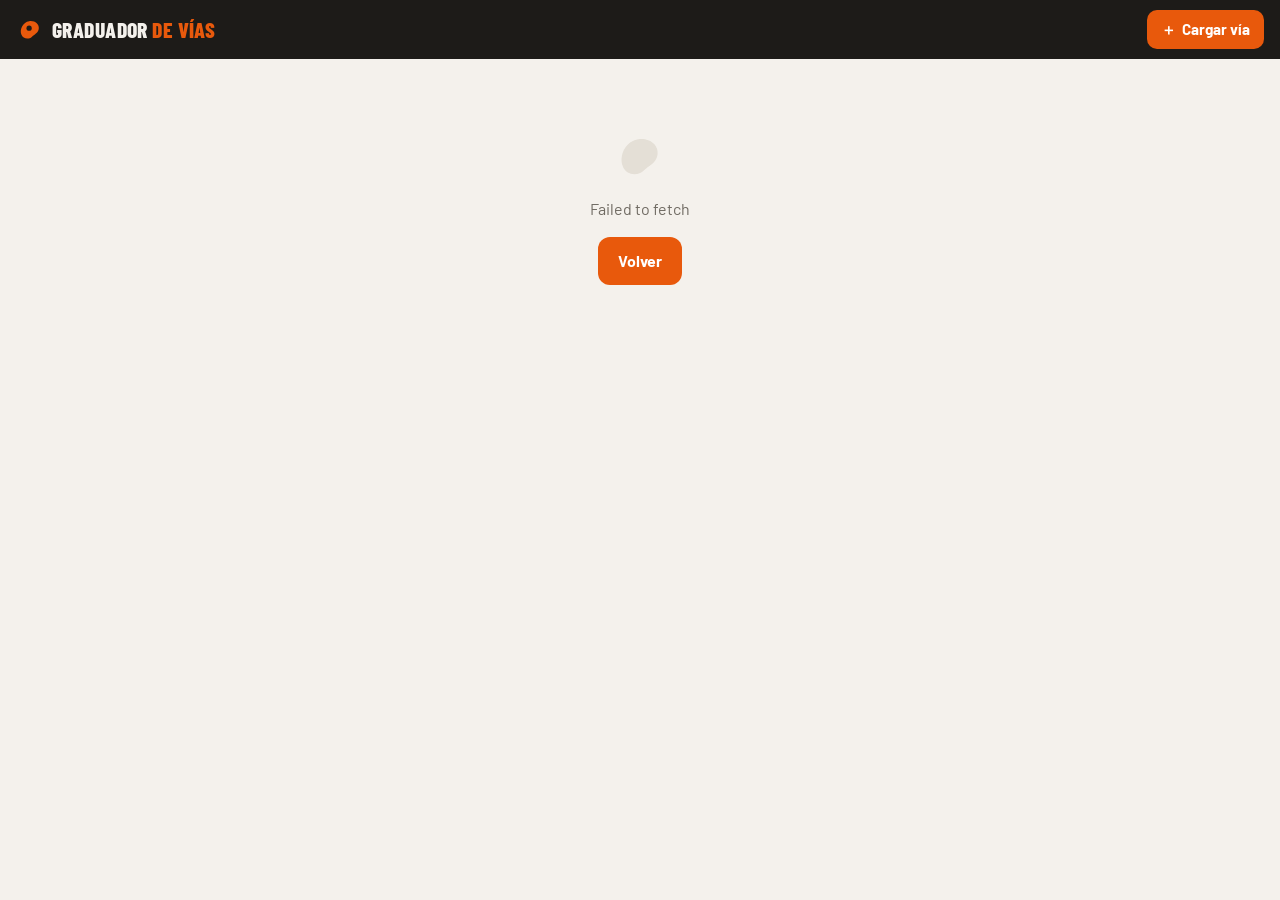
<file: index.html>
<!doctype html>
<html lang="es">
<head>
  <meta charset="utf-8">
  <meta name="viewport" content="width=device-width, initial-scale=1, viewport-fit=cover">
  <meta name="theme-color" content="#1d1b18">
  <title>Graduador de vías</title>
  <link rel="icon" href="data:image/svg+xml,%3Csvg xmlns='http://www.w3.org/2000/svg' viewBox='0 0 32 32'%3E%3Cpath d='M6 22c-2-6 2-14 9-15 6-1 12 3 11 9-1 5-5 6-8 9-3 3-10 3-12-3z' fill='%23e8590c'/%3E%3Ccircle cx='15' cy='15' r='3' fill='%23fff'/%3E%3C/svg%3E">
  <link rel="manifest" href="manifest.webmanifest">
  <link rel="apple-touch-icon" href="icons/apple-touch-icon.png">
  <meta name="apple-mobile-web-app-capable" content="yes">
  <meta name="apple-mobile-web-app-status-bar-style" content="black">
  <meta name="apple-mobile-web-app-title" content="Graduador">
  <!-- Adelanta la conexión con Google: los datos y las fotos vienen de ahí. -->
  <link rel="preconnect" href="https://script.google.com">
  <link rel="preconnect" href="https://script.googleusercontent.com">
  <link rel="preconnect" href="https://drive.google.com">
  <link rel="preconnect" href="https://fonts.googleapis.com">
  <link rel="preconnect" href="https://fonts.gstatic.com" crossorigin>
  <link href="https://fonts.googleapis.com/css2?family=Barlow+Condensed:wght@600;700;800&family=Barlow:wght@400;500;600;700&display=swap" rel="stylesheet">
  <link rel="stylesheet" href="style.css">
</head>
<body>
  <header class="barra-top">
    <a href="#/" class="logo">
      <svg viewBox="0 0 32 32" aria-hidden="true"><path d="M6 22c-2-6 2-14 9-15 6-1 12 3 11 9-1 5-5 6-8 9-3 3-10 3-12-3z"/><circle cx="15" cy="15" r="3"/></svg>
      <span>Graduador <em>de vías</em></span>
    </a>
    <a href="#/nueva" class="boton boton-chico"><span aria-hidden="true">＋</span> Cargar vía</a>
  </header>
  <div id="instalar" class="instalar" hidden>
    <img src="icons/icon-192.png" alt="" width="40" height="40">
    <p class="instalar-texto"></p>
    <button type="button" class="boton boton-chico" id="btn-instalar" hidden>Instalar</button>
    <button type="button" class="instalar-cerrar" id="btn-cerrar-instalar" aria-label="Cerrar">×</button>
  </div>
  <main id="app"></main>
  <dialog id="visor" class="visor" aria-label="Foto de la vía">
    <img alt="Inicio de la vía">
    <button type="button" class="visor-cerrar" aria-label="Cerrar">×</button>
  </dialog>
  <div id="toast" class="toast" role="status" hidden></div>

  <template id="t-lista">
    <section class="intro">
      <h1>Vías del gimnasio</h1>
      <p class="contador"></p>
    </section>
    <div class="buscador">
      <svg viewBox="0 0 24 24" aria-hidden="true"><circle cx="11" cy="11" r="7"/><path d="m20 20-4-4"/></svg>
      <input id="buscar" type="search" placeholder="Buscar por nombre, sector, color o grado" aria-label="Buscar">
    </div>
    <div class="filtros" id="filtros" role="group" aria-label="Filtrar por sector"></div>
    <ul id="vias" class="grilla"></ul>
  </template>

  <template id="t-nueva">
    <a href="#/" class="volver">← Volver</a>
    <h1>Cargar vía</h1>
    <form id="form-via" class="form">
      <label class="foto-drop">
        <input name="foto" type="file" accept="image/*" capture="environment">
        <img id="preview" hidden alt="">
        <span class="foto-texto">
          <svg viewBox="0 0 24 24" aria-hidden="true"><path d="M4 8h3l2-3h6l2 3h3v11H4z"/><circle cx="12" cy="13" r="3.5"/></svg>
          <b>Sacá una foto del inicio</b>
          <small>Que se vean las presas de salida</small>
        </span>
      </label>
      <label>Nombre<input name="nombre" required maxlength="80" placeholder="Ej: La amarilla del techo"></label>
      <div class="campo">
        <span class="etiqueta">Color de presas</span>
        <div class="muestras" id="muestras"></div>
        <input name="color" maxlength="30" placeholder="U otro color…" aria-label="Color de presas">
      </div>
      <label>Sector<select name="sector" required></select></label>
      <label>Grado marcado<select name="grado" required></select></label>
      <label><span>Armada por <small>(opcional)</small></span><input name="armador" maxlength="60" list="armadores" placeholder="Quién la armó" autocomplete="off"></label>
      <datalist id="armadores"></datalist>
      <label>Descripción<textarea name="descripcion" rows="3" maxlength="1000" placeholder="Por dónde arranca, qué presas valen, etc."></textarea></label>
      <p class="error" id="error"></p>
      <button type="submit" class="boton boton-grande">Guardar vía</button>
    </form>
  </template>

  <template id="t-via">
    <article class="detalle">
      <div class="hero">
        <img class="hero-foto" hidden alt="Inicio de la vía">
        <a href="#/" class="hero-volver" aria-label="Volver">←</a>
        <button type="button" class="hero-ampliar" hidden aria-label="Ver la foto completa">
          <svg viewBox="0 0 24 24" aria-hidden="true"><path d="M4 9V4h5M20 9V4h-5M4 15v5h5M20 15v5h-5"/></svg>
        </button>
        <div class="hero-texto">
          <span class="pill-desmontada" hidden>Desmontada</span>
          <h1 class="nombre"></h1>
          <p class="meta"></p>
          <p class="armado"></p>
        </div>
        <span class="grado grado-hero"></span>
      </div>

      <p class="puntaje" hidden></p>
      <p class="descripcion"></p>
      <section class="consenso"></section>

      <div class="cta">
        <button class="boton boton-grande" id="btn-encadene">✔ La encadené</button>
      </div>

      <form id="form-encadene" class="form tarjeta-form" hidden>
        <h2>¡Bien ahí! Contanos</h2>
        <label>Tu nombre<input name="escalador" required maxlength="60" autocomplete="nickname"></label>
        <div class="campo">
          <span class="etiqueta">¿Cómo la encadenaste?</span>
          <div class="segmentado">
            <label><input type="radio" name="estilo" value="top" required><span>De top</span></label>
            <label><input type="radio" name="estilo" value="primero"><span>De primero</span></label>
          </div>
        </div>
        <div class="campo">
          <span class="etiqueta">¿Qué grado pensás que es?</span>
          <div class="chips-grado" id="chips-grado"></div>
          <select id="grado-otro" aria-label="Otro grado"></select>
        </div>
        <div class="campo">
          <span class="etiqueta"><span>¿Qué te pareció la vía? <small>(opcional)</small></span></span>
          <div class="estrellas-input" id="estrellas-input" role="group" aria-label="Puntaje de 1 a 5 estrellas"></div>
        </div>
        <label><span>Comentario <small>(opcional)</small></span><input name="comentario" maxlength="500" placeholder="Ej: el crux es mucho más duro que el resto"></label>
        <p class="error" id="error"></p>
        <div class="acciones">
          <button type="button" class="boton boton-secundario" id="btn-cancelar">Cancelar</button>
          <button type="submit" class="boton">Enviar opinión</button>
        </div>
      </form>

      <h2 class="titulo-seccion">Encadenes <span class="cuenta"></span></h2>
      <ul class="encadenes"></ul>
      <button class="link" id="btn-activa"></button>
    </article>
  </template>

  <script src="config.js"></script>
  <script src="grados.js"></script>
  <script src="app.js"></script>
</body>
</html>
</file>
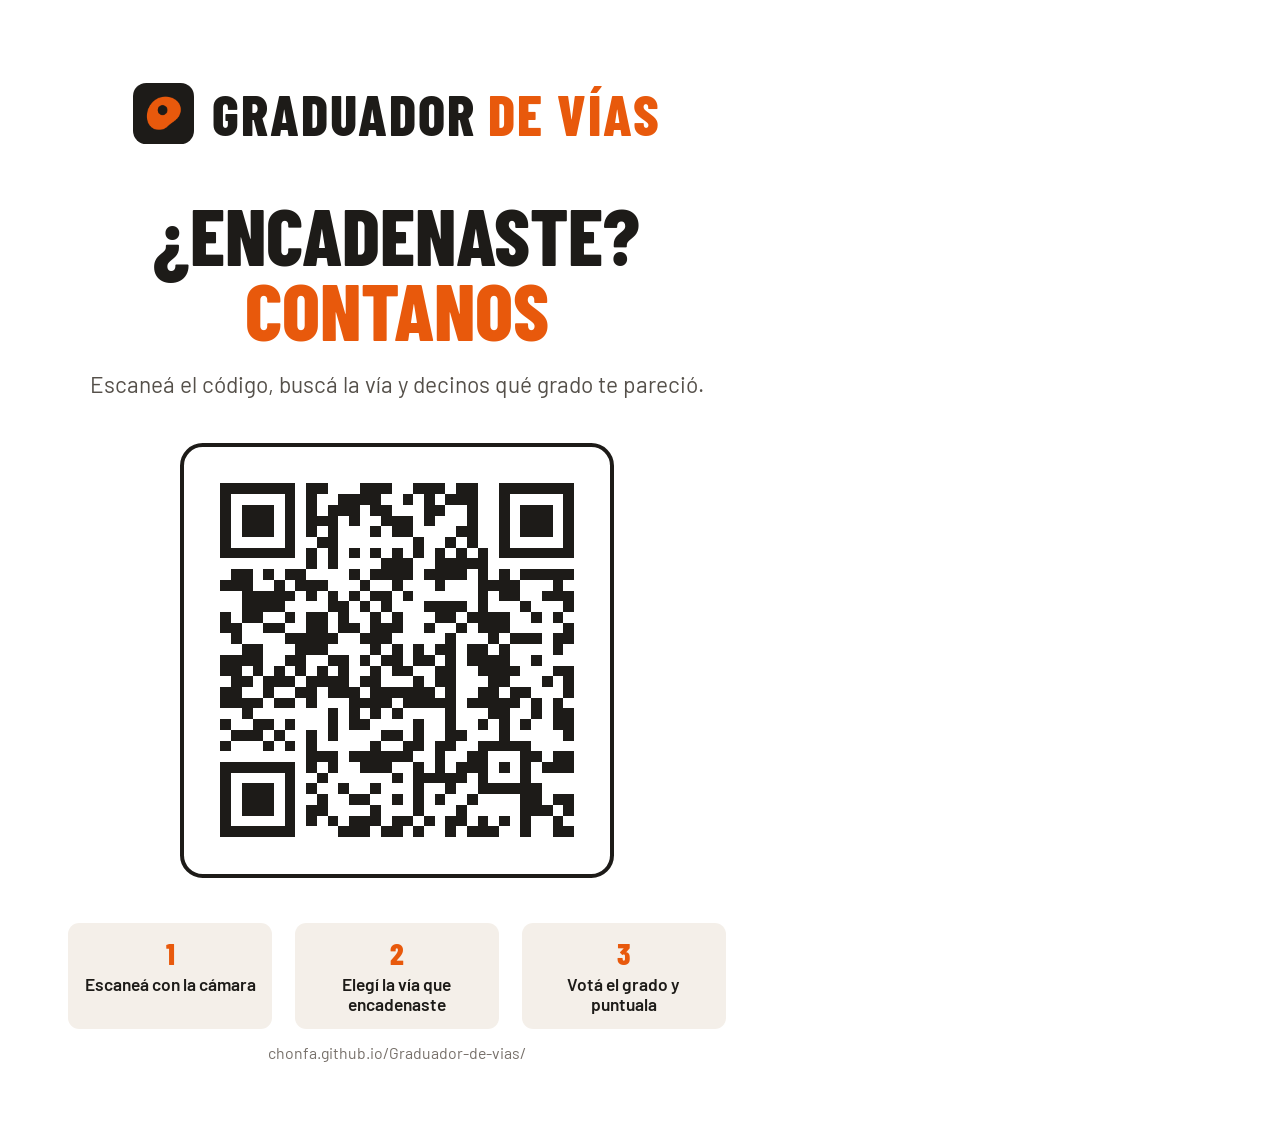
<file: cartel/cartel.html>
<!doctype html><html lang="es"><head><meta charset="utf-8">
<link href="https://fonts.googleapis.com/css2?family=Barlow+Condensed:wght@700;800&family=Barlow:wght@500;600&display=swap" rel="stylesheet">
<style>
@page{size:A4;margin:0}
*{box-sizing:border-box;margin:0}
body{width:210mm;height:297mm;font-family:Barlow,sans-serif;color:#1d1b18;background:#fff;display:flex;flex-direction:column;align-items:center;padding:22mm 18mm 16mm;text-align:center}
.marca{display:flex;align-items:center;gap:5mm;font:800 15mm/1 'Barlow Condensed';text-transform:uppercase;letter-spacing:.5mm}
.marca img{width:16mm;height:16mm;border-radius:3.5mm}
.marca em{font-style:normal;color:#e8590c}
h1{font:800 21mm/0.95 'Barlow Condensed';margin-top:14mm;text-transform:uppercase}
h1 span{color:#e8590c}
.sub{font-size:6mm;margin-top:6mm;color:#55504a;max-width:170mm}
.qr{margin-top:12mm;width:115mm;height:115mm;padding:4mm;border:1.2mm solid #1d1b18;border-radius:6mm}
.qr svg{width:100%;height:100%;display:block}
.pasos{display:flex;gap:6mm;margin-top:12mm;font-size:4.6mm;font-weight:600}
.pasos div{flex:1;background:#f4efe9;border-radius:3mm;padding:4mm}
.pasos b{display:block;font:800 8mm/1 'Barlow Condensed';color:#e8590c;margin-bottom:1.5mm}
.url{margin-top:auto;font-size:4.2mm;color:#77706a}
</style></head><body>
<div class="marca"><img src="[data-uri]" alt=""><span>Graduador <em>de vías</em></span></div>
<h1>¿Encadenaste? <span>Contanos</span></h1>
<p class="sub">Escaneá el código, buscá la vía y decinos qué grado te pareció.</p>
<div class="qr"><svg xmlns="http://www.w3.org/2000/svg" viewBox="0 0 37 37" shape-rendering="crispEdges"><path fill="#ffffff" d="M0 0h37v37H0z"/><path stroke="#1d1b18" d="M2 2.5h7m1 0h2m3 0h3m2 0h3m1 0h2m2 0h7M2 3.5h1m5 0h1m1 0h1m2 0h4m2 0h1m1 0h1m1 0h3m2 0h1m5 0h1M2 4.5h1m1 0h3m1 0h1m1 0h1m1 0h3m1 0h2m3 0h2m2 0h1m2 0h1m1 0h3m1 0h1M2 5.5h1m1 0h3m1 0h1m1 0h3m1 0h1m2 0h3m1 0h1m3 0h1m2 0h1m1 0h3m1 0h1M2 6.5h1m1 0h3m1 0h1m1 0h1m1 0h1m3 0h1m1 0h2m4 0h2m2 0h1m1 0h3m1 0h1M2 7.5h1m5 0h1m2 0h2m7 0h1m2 0h1m1 0h1m2 0h1m5 0h1M2 8.5h7m1 0h1m1 0h1m1 0h1m1 0h1m1 0h1m1 0h1m1 0h1m1 0h1m1 0h1m1 0h7M10 9.5h1m1 0h1m4 0h3m2 0h5M3 10.5h2m1 0h1m1 0h2m4 0h1m1 0h4m1 0h4m1 0h1m1 0h1m1 0h5M2 11.5h3m2 0h1m1 0h3m3 0h1m2 0h1m3 0h1m3 0h4m3 0h1M4 12.5h5m1 0h1m1 0h1m1 0h1m1 0h2m1 0h1m6 0h1m1 0h2m2 0h3M4 13.5h4m4 0h2m1 0h1m1 0h1m3 0h4m1 0h1m3 0h1m3 0h1M2 14.5h1m1 0h2m2 0h1m1 0h2m1 0h1m2 0h1m1 0h1m3 0h2m1 0h4m2 0h1m1 0h1M2 15.5h2m2 0h2m2 0h2m1 0h2m1 0h3m2 0h1m2 0h1m1 0h3m5 0h1M3 16.5h1m4 0h5m2 0h3m5 0h1m3 0h1m1 0h3m1 0h2M4 17.5h2m3 0h3m4 0h1m1 0h1m1 0h1m1 0h2m1 0h2m1 0h1m4 0h1M2 18.5h4m2 0h2m2 0h2m1 0h1m1 0h2m1 0h2m1 0h1m1 0h4m2 0h1M2 19.5h2m1 0h1m1 0h1m1 0h1m1 0h1m1 0h1m2 0h1m1 0h2m2 0h2m2 0h4m3 0h2M3 20.5h2m1 0h3m1 0h4m1 0h2m3 0h1m1 0h2m3 0h2m3 0h1m1 0h1M2 21.5h2m2 0h1m2 0h2m1 0h3m1 0h6m1 0h1m2 0h2m1 0h2m3 0h1M2 22.5h4m1 0h2m1 0h1m3 0h4m1 0h5m1 0h5m1 0h1m1 0h1M4 23.5h1m7 0h1m1 0h1m1 0h1m1 0h1m4 0h1m3 0h2m2 0h1m1 0h2M2 24.5h1m2 0h2m1 0h1m3 0h1m1 0h2m4 0h1m2 0h1m2 0h1m1 0h1m1 0h1m2 0h2M3 25.5h3m1 0h1m2 0h1m1 0h1m4 0h2m1 0h1m2 0h2m3 0h1m5 0h1M2 26.5h1m3 0h1m1 0h1m1 0h1m5 0h1m2 0h2m1 0h2m2 0h5M10 27.5h3m1 0h6m2 0h1m2 0h2m3 0h2m1 0h2M2 28.5h7m1 0h1m1 0h1m2 0h3m2 0h1m1 0h1m1 0h3m1 0h1m1 0h1m1 0h3M2 29.5h1m5 0h1m2 0h1m6 0h1m1 0h5m1 0h1m3 0h1M2 30.5h1m1 0h3m1 0h1m1 0h1m2 0h1m2 0h1m3 0h1m2 0h1m2 0h6M2 31.5h1m1 0h3m1 0h1m2 0h1m2 0h2m2 0h1m1 0h1m1 0h1m2 0h1m4 0h2m1 0h2M2 32.5h1m1 0h3m1 0h1m1 0h2m4 0h1m3 0h1m3 0h1m5 0h3m1 0h1M2 33.5h1m5 0h1m1 0h1m1 0h1m1 0h3m1 0h2m1 0h1m1 0h2m1 0h1m1 0h1m1 0h1m2 0h1M2 34.5h7m4 0h3m1 0h2m1 0h1m2 0h1m1 0h3m2 0h1m2 0h2"/></svg>
</div>
<div class="pasos"><div><b>1</b>Escaneá con la cámara</div><div><b>2</b>Elegí la vía que encadenaste</div><div><b>3</b>Votá el grado y puntuala</div></div>
<p class="url">chonfa.github.io/Graduador-de-vias/</p>
</body></html>
</file>
<file: style.css>
:root {
  --bg: #f4f1ec;
  --card: #ffffff;
  --text: #1d1b18;
  --muted: #6f6a62;
  --border: #e4dfd6;
  --soft: #ebe6de;
  --accent: #e8590c;
  --accent-text: #ffffff;
  --blanda: #2b8a3e;
  --justa: #1971c2;
  --dura: #c92a2a;
  --sombra: 0 1px 2px rgb(29 27 24 / .06), 0 4px 16px rgb(29 27 24 / .06);
  --radio: 16px;
  --display: 'Barlow Condensed', system-ui, sans-serif;
  color-scheme: light dark;
}
@media (prefers-color-scheme: dark) {
  :root {
    --bg: #141311;
    --card: #1f1d1a;
    --text: #f1ede6;
    --muted: #a29c92;
    --border: #34312c;
    --soft: #2a2824;
    --blanda: #51cf66;
    --justa: #4dabf7;
    --dura: #ff6b6b;
    --sombra: 0 1px 2px rgb(0 0 0 / .3), 0 4px 16px rgb(0 0 0 / .25);
  }
}

* { box-sizing: border-box; }
[hidden] { display: none !important; }
body {
  margin: 0;
  font: 16px/1.5 Barlow, system-ui, sans-serif;
  background: var(--bg);
  color: var(--text);
  -webkit-font-smoothing: antialiased;
}
h1, h2 { font-family: var(--display); line-height: 1.05; letter-spacing: .01em; }
h1 { font-size: 2.1rem; font-weight: 800; margin: 0; text-transform: uppercase; }
h2 { font-size: 1.4rem; font-weight: 700; margin: 0 0 12px; }
main { max-width: 860px; margin: 0 auto; padding: 20px 16px 96px; }
svg { fill: none; stroke: currentColor; stroke-width: 2; stroke-linecap: round; stroke-linejoin: round; }

/* Barra superior */
.barra-top {
  position: sticky; top: 0; z-index: 10;
  display: flex; justify-content: space-between; align-items: center;
  padding: 10px 16px;
  background: #1d1b18; color: #f4f1ec;
}
.logo { display: flex; align-items: center; gap: 8px; color: inherit; text-decoration: none; font-family: var(--display); font-weight: 800; font-size: 1.35rem; text-transform: uppercase; letter-spacing: .02em; }
.logo svg { width: 28px; height: 28px; stroke: none; }
.logo svg path { fill: var(--accent); }
.logo svg circle { fill: #1d1b18; }
.logo em { font-style: normal; color: var(--accent); }

/* Botones */
.boton {
  display: inline-flex; align-items: center; justify-content: center; gap: 6px;
  padding: 12px 20px;
  border: 0; border-radius: 12px;
  background: var(--accent); color: var(--accent-text);
  font: inherit; font-weight: 700;
  text-decoration: none; cursor: pointer;
  transition: transform .1s, filter .15s;
}
.boton:hover { filter: brightness(1.08); }
.boton:active { transform: scale(.97); }
.boton:disabled { opacity: .6; cursor: default; }
.boton-chico { padding: 8px 14px; font-size: .95rem; border-radius: 10px; }
.boton-grande { width: 100%; padding: 15px 20px; font-size: 1.1rem; }
.boton-secundario { background: var(--soft); color: var(--text); }
.link { background: none; border: 0; color: var(--muted); text-decoration: underline; cursor: pointer; margin-top: 28px; font: inherit; font-size: .9rem; padding: 0; }
.volver { display: inline-block; color: var(--muted); text-decoration: none; margin-bottom: 8px; font-weight: 600; }

/* Lista */
.intro { display: flex; justify-content: space-between; align-items: baseline; gap: 12px; flex-wrap: wrap; margin-bottom: 14px; }
.contador { margin: 0; color: var(--muted); font-weight: 500; }
.buscador { position: relative; margin-bottom: 12px; }
.buscador svg { position: absolute; left: 14px; top: 50%; width: 20px; height: 20px; transform: translateY(-50%); color: var(--muted); }
.buscador input { padding-left: 44px; border-radius: 12px; }
.filtros { display: flex; gap: 8px; overflow-x: auto; padding-bottom: 4px; margin-bottom: 16px; scrollbar-width: none; }
.filtros::-webkit-scrollbar { display: none; }
.filtro {
  flex: none; padding: 7px 14px;
  border: 1px solid var(--border); border-radius: 99px;
  background: var(--card); color: var(--text);
  font: inherit; font-size: .9rem; font-weight: 600; cursor: pointer;
}
.filtro[aria-pressed=true] { background: var(--text); border-color: var(--text); color: var(--bg); }
.filtro.secundario { color: var(--muted); }

.grilla { list-style: none; margin: 0; padding: 0; display: grid; gap: 14px; }
@media (min-width: 640px) { .grilla { grid-template-columns: 1fr 1fr; } }
.tarjeta {
  display: block; height: 100%;
  background: var(--card); border-radius: var(--radio); overflow: hidden;
  box-shadow: var(--sombra);
  color: inherit; text-decoration: none;
  transition: transform .15s;
}
.tarjeta:hover { transform: translateY(-2px); }
.tarjeta-foto { position: relative; aspect-ratio: 16 / 10; background: var(--soft); }
.tarjeta-foto img { width: 100%; height: 100%; object-fit: cover; display: block; }
.tarjeta-foto .grado { position: absolute; top: 10px; right: 10px; }
.placeholder {
  width: 100%; height: 100%;
  display: grid; place-items: center;
  background: linear-gradient(135deg, color-mix(in srgb, var(--presa, var(--muted)) 35%, var(--soft)), var(--soft));
}
.placeholder svg { width: 56px; height: 56px; stroke: none; fill: var(--presa, var(--muted)); opacity: .8; }
.tarjeta-info { padding: 12px 14px 14px; display: grid; gap: 6px; }
.tarjeta-titulo { display: flex; align-items: center; gap: 8px; font-weight: 700; font-size: 1.08rem; line-height: 1.25; }
.tarjeta-sub { color: var(--muted); font-size: .9rem; }

.punto {
  flex: none; width: 14px; height: 14px; border-radius: 50%;
  background: var(--presa);
  box-shadow: inset 0 0 0 1.5px rgb(0 0 0 / .15);
}

.grado {
  display: inline-grid; place-items: center;
  min-width: 52px; padding: 4px 10px;
  border-radius: 10px;
  background: #1d1b18; color: #fff;
  font-family: var(--display); font-weight: 800; font-size: 1.35rem; line-height: 1.1;
  box-shadow: 0 2px 8px rgb(0 0 0 / .25);
}

.veredicto { display: inline-flex; align-items: center; gap: 6px; justify-self: start; font-size: .82rem; font-weight: 700; padding: 3px 10px 3px 4px; border-radius: 99px; background: var(--soft); color: var(--muted); }
.veredicto i { display: grid; place-items: center; width: 20px; height: 20px; border-radius: 50%; font-style: normal; background: currentColor; }
.veredicto i::after { content: attr(data-icono); color: var(--card); font-size: .75rem; font-weight: 800; }
.veredicto.sin { padding-left: 10px; font-weight: 600; }
.veredicto.blanda { color: var(--blanda); background: color-mix(in srgb, var(--blanda) 14%, transparent); }
.veredicto.justa  { color: var(--justa);  background: color-mix(in srgb, var(--justa) 14%, transparent); }
.veredicto.dura   { color: var(--dura);   background: color-mix(in srgb, var(--dura) 14%, transparent); }

.vacio-grande { grid-column: 1 / -1; text-align: center; padding: 48px 16px; color: var(--muted); }
.vacio-grande svg { width: 56px; height: 56px; stroke: none; fill: var(--border); margin-bottom: 8px; }
.vacio-grande p { margin: 0 0 16px; }
.vacio { color: var(--muted); }

/* Cargando */
.esqueleto { border-radius: var(--radio); background: var(--card); box-shadow: var(--sombra); overflow: hidden; }
.esqueleto::before { content: ''; display: block; aspect-ratio: 16 / 10; background: var(--soft); }
.esqueleto::after { content: ''; display: block; height: 14px; width: 60%; margin: 16px 14px 22px; border-radius: 6px; background: var(--soft); }
.esqueleto, .esqueleto-hero { animation: latido 1.2s ease-in-out infinite; }
.esqueleto-hero { height: 280px; border-radius: var(--radio); background: var(--soft); }
@keyframes latido { 50% { opacity: .55; } }

/* Formularios */
input, select, textarea {
  width: 100%;
  padding: 12px 14px;
  border: 1.5px solid var(--border); border-radius: 10px;
  background: var(--card); color: inherit;
  font: inherit;
  transition: border-color .15s;
}
input:focus, select:focus, textarea:focus { outline: none; border-color: var(--accent); }
.form { display: grid; gap: 16px; margin-top: 16px; }
.form label, .etiqueta { display: grid; gap: 6px; font-weight: 700; font-size: .92rem; }
.form label small { font-weight: 500; color: var(--muted); }
.campo { display: grid; gap: 8px; }
.fila { display: grid; grid-template-columns: 1fr 1fr; gap: 12px; }
@media (max-width: 480px) { .fila { grid-template-columns: 1fr; } }
.error { color: var(--dura); margin: 0; font-weight: 600; }
.error:empty { display: none; }

.foto-drop {
  position: relative; display: block !important;
  aspect-ratio: 16 / 10;
  border: 2px dashed var(--border); border-radius: var(--radio);
  background: var(--card); overflow: hidden; cursor: pointer;
}
.foto-drop input { position: absolute; inset: 0; opacity: 0; cursor: pointer; }
.foto-drop img { width: 100%; height: 100%; object-fit: cover; }
.foto-texto { position: absolute; inset: 0; display: grid; place-content: center; justify-items: center; gap: 2px; color: var(--muted); text-align: center; pointer-events: none; }
.foto-texto svg { width: 40px; height: 40px; color: var(--accent); margin-bottom: 6px; }
.foto-texto b { color: var(--text); font-size: 1.05rem; }
.foto-texto small { font-weight: 500; }
.foto-drop.con-foto { border-style: solid; }
.foto-drop.con-foto .foto-texto { inset: auto 10px 10px auto; display: block; padding: 6px 12px; border-radius: 99px; background: rgb(0 0 0 / .65); color: #fff; font-size: .85rem; }
.foto-drop.con-foto .foto-texto > :not(b) { display: none; }
.foto-drop.con-foto .foto-texto b { color: #fff; font-size: .85rem; }

.muestras { display: flex; flex-wrap: wrap; gap: 10px; }
.muestra {
  width: 38px; height: 38px; border-radius: 50%;
  border: 0; cursor: pointer;
  background: var(--presa);
  box-shadow: inset 0 0 0 1.5px rgb(0 0 0 / .15);
  transition: transform .1s;
}
.muestra[aria-pressed=true] { box-shadow: inset 0 0 0 1.5px rgb(0 0 0 / .15), 0 0 0 3px var(--bg), 0 0 0 5px var(--text); transform: scale(1.05); }

.segmentado { display: grid; grid-template-columns: 1fr 1fr; gap: 6px; padding: 4px; border-radius: 12px; background: var(--soft); }
.segmentado label { display: block; font-weight: 600; }
.segmentado input { position: absolute; opacity: 0; width: 1px; height: 1px; }
.segmentado span { display: block; padding: 10px; border-radius: 9px; text-align: center; cursor: pointer; transition: background .15s; }
.segmentado input:checked + span { background: var(--card); box-shadow: var(--sombra); color: var(--accent); font-weight: 700; }
.segmentado input:focus-visible + span { outline: 2px solid var(--accent); }

.chips-grado { display: grid; grid-template-columns: repeat(7, 1fr); gap: 6px; }
.chip-grado {
  padding: 10px 0;
  border: 1.5px solid var(--border); border-radius: 10px;
  background: var(--card); color: var(--text);
  font-family: var(--display); font-weight: 700; font-size: 1.15rem;
  cursor: pointer;
}
.chip-grado.marcado { border-style: dashed; border-color: var(--muted); }
.chip-grado[aria-pressed=true] { background: var(--accent); border-color: var(--accent); color: #fff; border-style: solid; }
#grado-otro { font-size: .92rem; padding: 9px 12px; color: var(--muted); }

/* Detalle */
.hero {
  position: relative; margin: -20px -16px 16px;
  min-height: 220px;
  display: flex; align-items: flex-end; justify-content: space-between; gap: 12px;
  padding: 72px 16px 18px;
  background: linear-gradient(140deg, color-mix(in srgb, var(--presa, #555) 70%, #1d1b18), #1d1b18);
  color: #fff; overflow: hidden;
}
@media (min-width: 720px) { .hero { margin: 0 0 20px; border-radius: var(--radio); } }
.hero.con-foto { min-height: 340px; }
.hero-foto { position: absolute; inset: 0; width: 100%; height: 100%; object-fit: cover; }
.hero.con-foto::after { content: ''; position: absolute; inset: 0; background: linear-gradient(transparent 35%, rgb(0 0 0 / .8)); }
.hero > :not(.hero-foto) { position: relative; z-index: 1; }
.hero-volver {
  position: absolute !important; top: 14px; left: 14px;
  display: grid; place-items: center; width: 40px; height: 40px;
  border-radius: 50%; background: rgb(0 0 0 / .45); color: #fff;
  text-decoration: none; font-size: 1.3rem; backdrop-filter: blur(6px);
}
.hero h1 { font-size: 2.3rem; text-shadow: 0 2px 12px rgb(0 0 0 / .4); }
.meta { display: flex; align-items: center; gap: 8px; margin: 6px 0 0; color: rgb(255 255 255 / .85); font-weight: 500; }
.meta .punto { box-shadow: 0 0 0 2px rgb(255 255 255 / .8); }
.grado-hero { font-size: 2.2rem; min-width: 80px; padding: 6px 14px; background: #fff; color: #1d1b18; border-radius: 14px; }
.pill-desmontada { display: inline-block; margin-bottom: 8px; padding: 2px 10px; border-radius: 99px; background: rgb(255 255 255 / .2); font-size: .8rem; font-weight: 700; text-transform: uppercase; letter-spacing: .05em; }
.descripcion { white-space: pre-wrap; margin: 0 0 16px; }
.descripcion:empty { display: none; }

.resumen { background: var(--card); border-radius: var(--radio); box-shadow: var(--sombra); padding: 18px; margin-bottom: 16px; }
.comparacion { display: grid; grid-template-columns: 1fr auto 1fr; align-items: center; text-align: center; gap: 8px; margin-bottom: 14px; }
.comparacion small { display: block; color: var(--muted); font-weight: 600; font-size: .8rem; text-transform: uppercase; letter-spacing: .05em; }
.comparacion b { font-family: var(--display); font-size: 2.6rem; font-weight: 800; line-height: 1.1; }
.comparacion .flecha { font-size: 1.6rem; color: var(--muted); }
.comparacion .consensuado b { color: var(--tono); }
.resumen .veredicto { display: flex; justify-content: center; width: max-content; margin: 0 auto 4px; }
.resumen-detalle { text-align: center; margin: 0 0 16px; color: var(--muted); font-size: .9rem; }
.resumen.blanda { --tono: var(--blanda); }
.resumen.justa { --tono: var(--justa); }
.resumen.dura { --tono: var(--dura); }
.sin-opiniones { text-align: center; padding: 22px 18px; }
.sin-opiniones b { display: block; font-family: var(--display); font-size: 1.3rem; }
.sin-opiniones p { margin: 4px 0 0; color: var(--muted); }

.histograma { display: flex; gap: 6px; align-items: stretch; height: 120px; }
.barra { flex: 1; display: flex; flex-direction: column; justify-content: flex-end; align-items: center; gap: 4px; max-width: 64px; margin: 0 auto; }
.barra div { width: 100%; background: var(--tono); opacity: .8; border-radius: 6px 6px 2px 2px; min-height: 3px; transition: height .4s; }
.barra .n { font-size: .8rem; font-weight: 700; color: var(--muted); }
.barra .g { font-family: var(--display); font-size: .95rem; font-weight: 700; padding: 0 5px; border-radius: 5px; }
.barra.marcado .g { background: var(--text); color: var(--bg); }
.leyenda { display: flex; justify-content: center; gap: 16px; margin-top: 10px; color: var(--muted); font-size: .8rem; }
.leyenda span::before { content: ''; display: inline-block; width: 10px; height: 10px; border-radius: 3px; margin-right: 5px; vertical-align: -1px; }
.leyenda .l-marcado::before { background: var(--text); }

.cta { position: sticky; bottom: 12px; z-index: 5; margin: 8px 0 20px; }
.cta .boton { box-shadow: 0 6px 20px color-mix(in srgb, var(--accent) 40%, transparent); }
.tarjeta-form { background: var(--card); border-radius: var(--radio); box-shadow: var(--sombra); padding: 18px; margin: 0 0 24px; animation: aparecer .2s ease-out; }
.acciones { display: grid; grid-template-columns: auto 1fr; gap: 10px; }
@keyframes aparecer { from { opacity: 0; transform: translateY(8px); } }

.titulo-seccion { margin-top: 8px; }
.titulo-seccion .cuenta { color: var(--muted); font-weight: 600; }
.encadenes { list-style: none; margin: 0; padding: 0; display: grid; gap: 10px; }
.encadenes li { display: grid; grid-template-columns: auto 1fr auto; gap: 12px; align-items: start; padding: 12px 14px; background: var(--card); border-radius: 14px; box-shadow: var(--sombra); }
.encadenes li.vacio { display: block; background: none; box-shadow: none; padding: 0; }
.avatar { display: grid; place-items: center; width: 38px; height: 38px; border-radius: 50%; background: hsl(var(--hue) 55% 88%); color: hsl(var(--hue) 45% 30%); font-weight: 700; }
.encadene-nombre { font-weight: 700; }
.encadene-meta { display: flex; flex-wrap: wrap; gap: 6px; align-items: center; color: var(--muted); font-size: .85rem; margin-top: 2px; }
.estilo-pill { padding: 1px 8px; border-radius: 99px; background: var(--soft); color: var(--text); font-weight: 600; font-size: .78rem; }
.encadenes p { margin: 6px 0 0; }
.encadenes .grado { font-size: 1.1rem; min-width: 44px; padding: 3px 8px; box-shadow: none; }

/* Aviso flotante */
.toast {
  position: fixed; left: 50%; bottom: 24px; z-index: 20;
  transform: translateX(-50%);
  padding: 12px 20px; border-radius: 12px;
  background: #1d1b18; color: #fff; font-weight: 600;
  box-shadow: 0 8px 24px rgb(0 0 0 / .3);
  animation: aparecer .2s ease-out;
}

/* Ajustes de contraste en modo oscuro (van al final para pisar los estilos de arriba) */
@media (prefers-color-scheme: dark) {
  .grado:not(.grado-hero) { background: var(--text); color: var(--bg); }
  .punto { box-shadow: 0 0 0 1.5px rgb(255 255 255 / .45); }
  .muestra { box-shadow: inset 0 0 0 1.5px rgb(255 255 255 / .3); }
  .muestra[aria-pressed=true] { box-shadow: 0 0 0 3px var(--bg), 0 0 0 5px var(--text); }
  .placeholder svg { stroke: rgb(255 255 255 / .5); stroke-width: 1; }
}

/* Quién la armó y cuándo, debajo del nombre en el detalle */
.armado { margin: 2px 0 0; color: rgb(255 255 255 / .75); font-size: .9rem; }

/* Aviso para instalar la app */
.instalar {
  display: flex; align-items: center; gap: 12px;
  max-width: 860px; margin: 12px auto 0; padding: 10px 12px;
  border-radius: 14px; background: var(--card); box-shadow: var(--sombra);
}
@media (max-width: 892px) { .instalar { margin: 12px 16px 0; } }
.instalar img { flex: none; border-radius: 10px; }
.instalar-texto { flex: 1; margin: 0; font-size: .92rem; line-height: 1.35; }
.instalar-cerrar { flex: none; width: 32px; height: 32px; border: 0; border-radius: 50%; background: none; color: var(--muted); font-size: 1.4rem; line-height: 1; cursor: pointer; }
.instalar-cerrar:hover { background: var(--soft); }

/* Puntaje con estrellas */
:root { --estrella: #f59f00; --estrella-vacia: #d9d3c8; }
@media (prefers-color-scheme: dark) { :root { --estrella-vacia: #4a463f; } }
.estrellas {
  display: inline-block; letter-spacing: 1px; line-height: 1;
  background: linear-gradient(90deg, var(--estrella) calc(var(--valor) / 5 * 100%), var(--estrella-vacia) 0);
  -webkit-background-clip: text; background-clip: text; color: transparent;
}
.puntaje { display: flex; align-items: center; gap: 8px; margin: 0 0 14px; font-size: 1.05rem; }
.puntaje .estrellas { font-size: 1.35rem; }
.puntaje span:not(.estrellas) { color: var(--muted); font-size: .92rem; }
.encadene-meta .estrellas { font-size: .9rem; }
.tarjeta-pie { display: flex; align-items: center; justify-content: space-between; gap: 8px; flex-wrap: wrap; }
.puntaje-chico { color: var(--estrella); font-weight: 700; font-size: .9rem; }
.puntaje-chico::first-letter { margin-right: 2px; }
.estrellas-input { display: flex; gap: 4px; }
.estrella {
  padding: 0 4px; border: 0; background: none; cursor: pointer;
  font-size: 2.2rem; line-height: 1; color: var(--estrella-vacia);
  transition: transform .1s, color .1s;
}
.estrella.llena { color: var(--estrella); }
.estrella:active { transform: scale(.9); }

/* Foto completa */
.hero.con-foto { cursor: zoom-in; }
.hero-ampliar {
  position: absolute !important; top: 14px; right: 14px;
  display: grid; place-items: center; width: 40px; height: 40px; padding: 0;
  border: 0; border-radius: 50%; background: rgb(0 0 0 / .45); color: #fff;
  backdrop-filter: blur(6px); cursor: pointer;
}
.hero-ampliar svg { width: 20px; height: 20px; fill: none; stroke: currentColor; stroke-width: 2.2; stroke-linecap: round; stroke-linejoin: round; }
.visor {
  width: 100vw; height: 100dvh; max-width: none; max-height: none; margin: 0; padding: 0;
  border: 0; background: #000; cursor: zoom-out;
}
.visor::backdrop { background: #000; }
.visor img { width: 100%; height: 100%; object-fit: contain; display: block; }
.visor-cerrar {
  position: absolute; top: max(14px, env(safe-area-inset-top)); right: 14px;
  width: 44px; height: 44px; border: 0; border-radius: 50%;
  background: rgb(255 255 255 / .18); color: #fff; font-size: 1.8rem; line-height: 1; cursor: pointer;
}
.visor-cerrar:focus:not(:focus-visible) { outline: none; }
</file>
